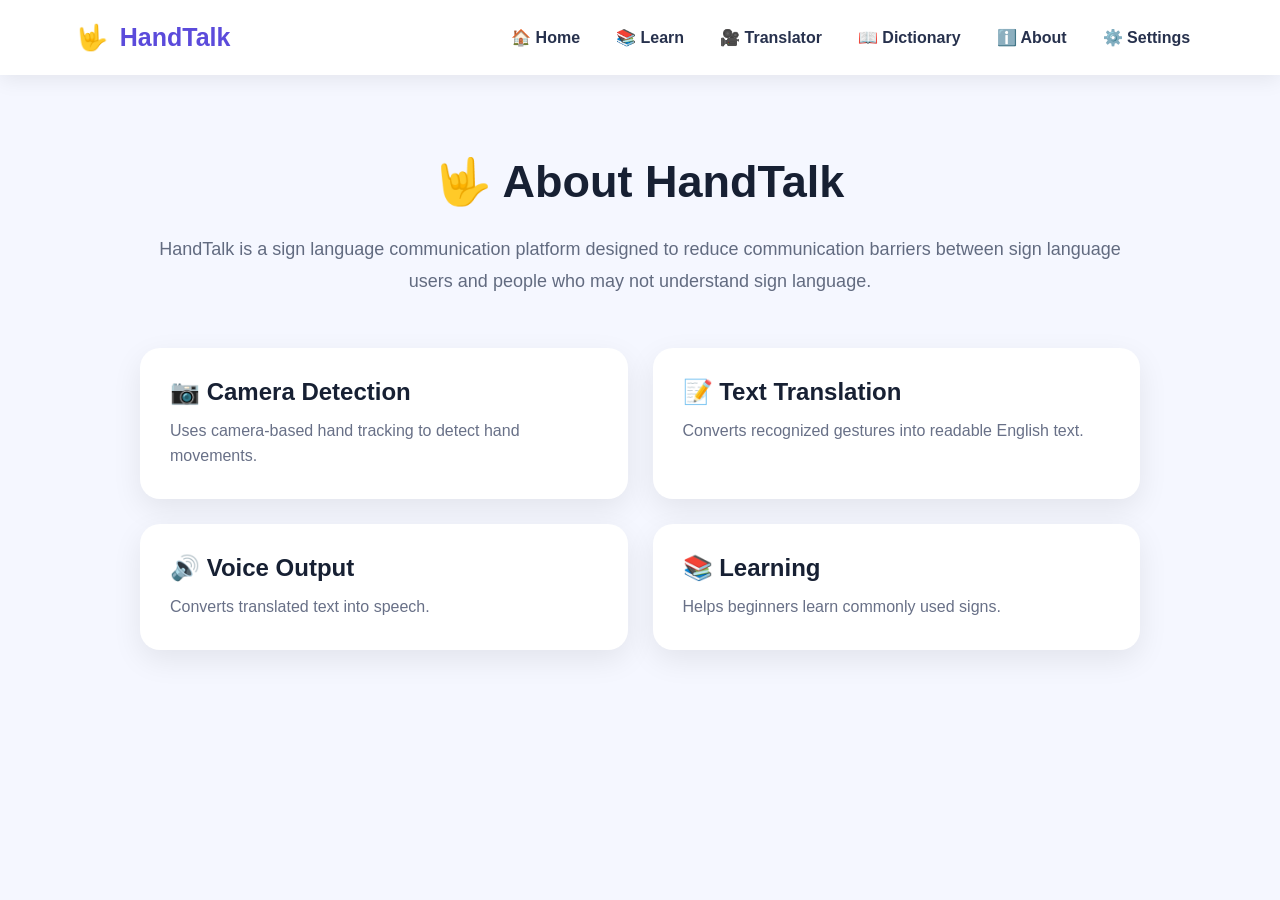
<file: about.html>
<!DOCTYPE html>
<html lang="en">

<head>

    <meta charset="UTF-8">

    <meta name="viewport"
          content="width=device-width, initial-scale=1.0">

    <title>About - HandTalk</title>

    <link rel="stylesheet" href="style.css">

</head>

<body>

    <nav class="navbar">

        <div class="logo">
            🤟 <span>HandTalk</span>
        </div>

        <div class="nav-links">

            <a href="index.html">🏠 Home</a>
            <a href="learn.html">📚 Learn</a>
            <a href="translator.html">🎥 Translator</a>
            <a href="dictionary.html">📖 Dictionary</a>
            <a href="about.html">ℹ️ About</a>
            <a href="settings.html">⚙️ Settings</a>

        </div>

    </nav>


    <section class="about-page">

        <div class="about-content">

            <h1>🤟 About HandTalk</h1>

            <p>
                HandTalk is a sign language communication platform
                designed to reduce communication barriers between
                sign language users and people who may not understand
                sign language.
            </p>


            <div class="about-features">

                <div>
                    <h2>📷 Camera Detection</h2>
                    <p>
                        Uses camera-based hand tracking to detect
                        hand movements.
                    </p>
                </div>


                <div>
                    <h2>📝 Text Translation</h2>
                    <p>
                        Converts recognized gestures into readable
                        English text.
                    </p>
                </div>


                <div>
                    <h2>🔊 Voice Output</h2>
                    <p>
                        Converts translated text into speech.
                    </p>
                </div>


                <div>
                    <h2>📚 Learning</h2>
                    <p>
                        Helps beginners learn commonly used signs.
                    </p>
                </div>

            </div>

        </div>

    </section>


</body>
</html>
</file>
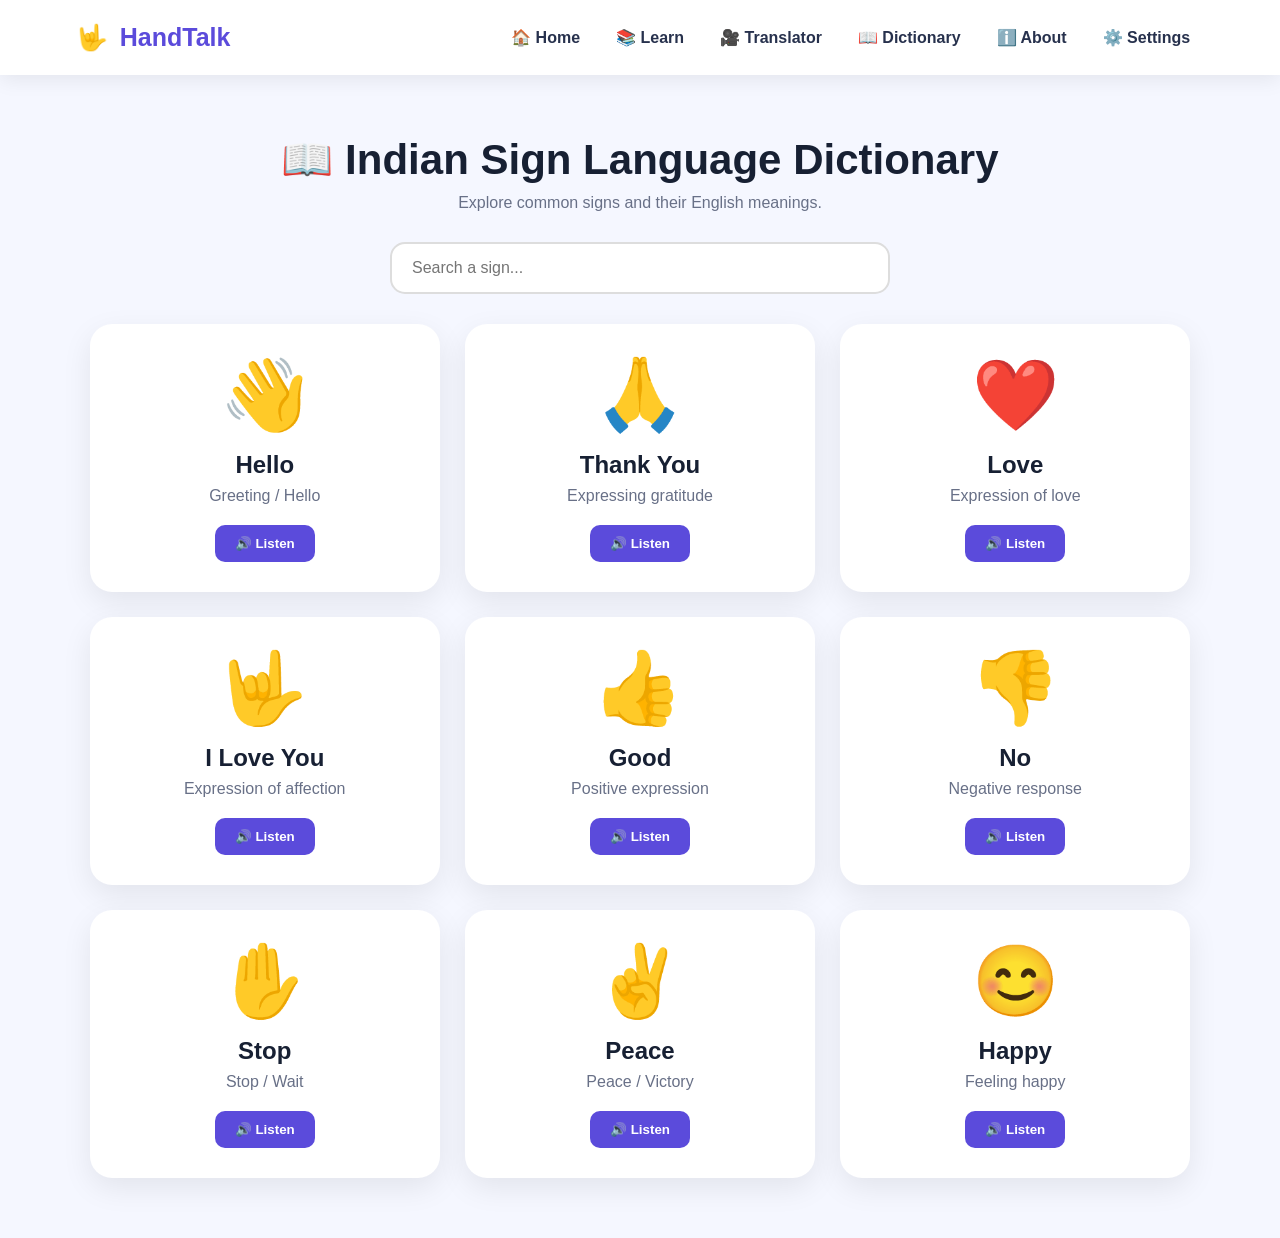
<file: dictionary.html>
<!DOCTYPE html>
<html lang="en">

<head>

    <meta charset="UTF-8">

    <meta name="viewport"
          content="width=device-width, initial-scale=1.0">

    <title>HandTalk - ISL Dictionary</title>

    <link rel="stylesheet" href="style.css">

</head>

<body>

    <nav class="navbar">

        <div class="logo">
            🤟 <span>HandTalk</span>
        </div>

        <div class="nav-links">

            <a href="index.html">🏠 Home</a>
            <a href="learn.html">📚 Learn</a>
            <a href="translator.html">🎥 Translator</a>
            <a href="dictionary.html">📖 Dictionary</a>
            <a href="about.html">ℹ️ About</a>
            <a href="settings.html">⚙️ Settings</a>

        </div>

    </nav>


    <section class="dictionary-page">

        <h1>📖 Indian Sign Language Dictionary</h1>

        <p class="dictionary-intro">
            Explore common signs and their English meanings.
        </p>


        <div class="search-box">

            <input
                type="text"
                id="dictionarySearch"
                placeholder="Search a sign...">

        </div>


        <div class="dictionary-grid">


            <div class="dictionary-card">

                <span>👋</span>

                <h2>Hello</h2>

                <p>Greeting / Hello</p>

                <button onclick="speakWord('Hello')">
                    🔊 Listen
                </button>

            </div>


            <div class="dictionary-card">

                <span>🙏</span>

                <h2>Thank You</h2>

                <p>Expressing gratitude</p>

                <button onclick="speakWord('Thank You')">
                    🔊 Listen
                </button>

            </div>


            <div class="dictionary-card">

                <span>❤️</span>

                <h2>Love</h2>

                <p>Expression of love</p>

                <button onclick="speakWord('Love')">
                    🔊 Listen
                </button>

            </div>


            <div class="dictionary-card">

                <span>🤟</span>

                <h2>I Love You</h2>

                <p>Expression of affection</p>

                <button onclick="speakWord('I Love You')">
                    🔊 Listen
                </button>

            </div>


            <div class="dictionary-card">

                <span>👍</span>

                <h2>Good</h2>

                <p>Positive expression</p>

                <button onclick="speakWord('Good')">
                    🔊 Listen
                </button>

            </div>


            <div class="dictionary-card">

                <span>👎</span>

                <h2>No</h2>

                <p>Negative response</p>

                <button onclick="speakWord('No')">
                    🔊 Listen
                </button>

            </div>


            <div class="dictionary-card">

                <span>✋</span>

                <h2>Stop</h2>

                <p>Stop / Wait</p>

                <button onclick="speakWord('Stop')">
                    🔊 Listen
                </button>

            </div>


            <div class="dictionary-card">

                <span>✌️</span>

                <h2>Peace</h2>

                <p>Peace / Victory</p>

                <button onclick="speakWord('Peace')">
                    🔊 Listen
                </button>

            </div>


            <div class="dictionary-card">

                <span>😊</span>

                <h2>Happy</h2>

                <p>Feeling happy</p>

                <button onclick="speakWord('Happy')">
                    🔊 Listen
                </button>

            </div>


        </div>

    </section>


    <script src="script.js"></script>

</body>
</html>
</file>
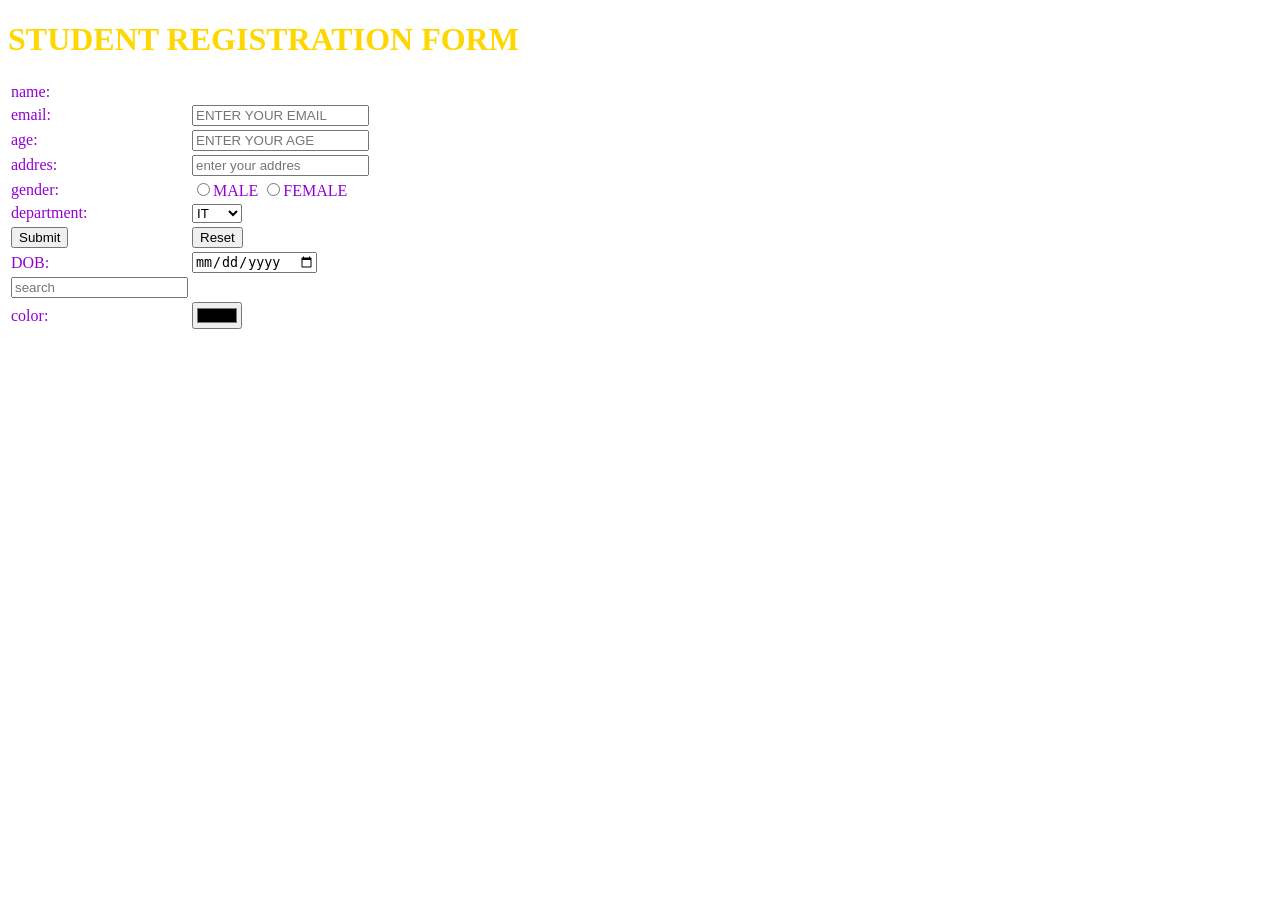
<file: form.html>
<!DOCTYPE html>
<html lang="en">
<head>
    <meta charset="UTF-8">
    <meta name="viewport" content="width=device-width, initial-scale=1.0">
    <title>form</title
</head>
<body>
    <form style="color:gold;">
        <h1>STUDENT REGISTRATION FORM</h1>
        <table style="color:darkviolet;">
            <tr>
                <td>name:</td>
                <td>
                    <input= type="text" placeholder="ENTER YOUR NAME">
                </td>
            </tr>
            <tr>
                <td>email:</td>
                <td>
                    <input type="email" placeholder="ENTER YOUR EMAIL">
                </td>

            </tr>
            <tr>
                <td>age:</td>
                <td>
                    <input type="text" placeholder="ENTER YOUR AGE">

                </td>
            </tr>
            <tr>
                <td>addres:</td>
                <td>
                    <input type="text" placeholder="enter your addres">

                </td>
            </tr>
            <tr>
                <td>gender:</td>
                <td>
                    <input type="radio" name="gender">MALE
                    <input type="radio" name="gender">FEMALE
                </td>
            </tr>
            <tr>
                <td>department:</td>
                <td>
                    <select>
                        <option>IT</option>
                        <option>CSE</option>
                        <option>EEE</option>
                        <option>ECE</option>
                </select>
                </td>
            </tr>
            <tr> 
                <td><input type="submit"></td>
                <td><input type="reset"></td>
            </tr>
            <tr>
                <td>
                    DOB:
                </td>
                <td> 
                    <input type="date">
                </td>
            </tr>
            <tr>
                <td>
                    <input type="search" placeholder="search">
                </td>
            <tr>
                <td>color:</td>
                    <td><input type="color">

                </td>
            </tr>
            
        </table>

    </form>
</body>
</html>
</file>
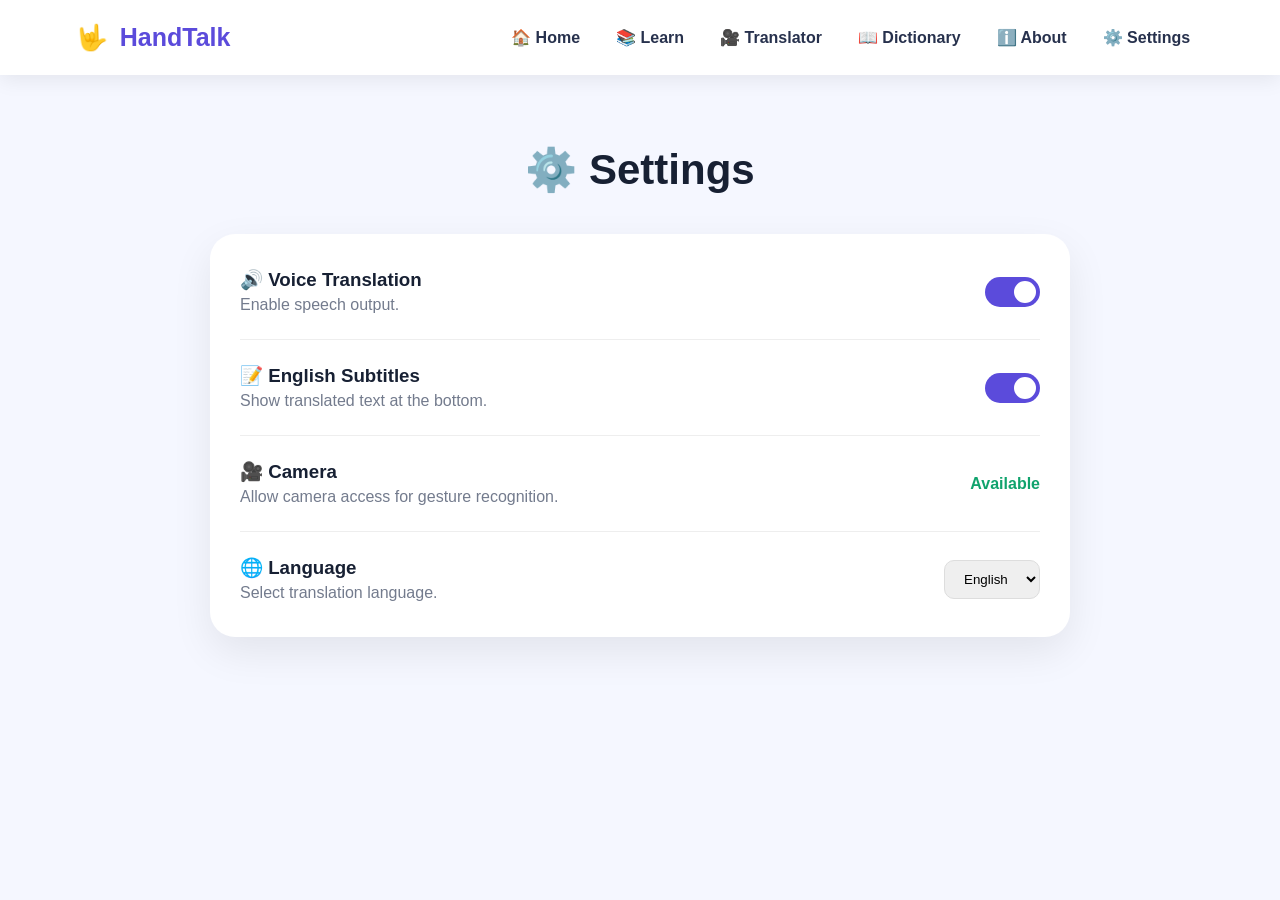
<file: settings.html>
<!DOCTYPE html>
<html lang="en">

<head>

    <meta charset="UTF-8">

    <meta name="viewport"
          content="width=device-width, initial-scale=1.0">

    <title>HandTalk - Settings</title>

    <link rel="stylesheet" href="style.css">

</head>

<body>

    <nav class="navbar">

        <div class="logo">
            🤟 <span>HandTalk</span>
        </div>

        <div class="nav-links">

            <a href="index.html">🏠 Home</a>
            <a href="learn.html">📚 Learn</a>
            <a href="translator.html">🎥 Translator</a>
            <a href="dictionary.html">📖 Dictionary</a>
            <a href="about.html">ℹ️ About</a>
            <a href="settings.html">⚙️ Settings</a>

        </div>

    </nav>


    <section class="settings-page">

        <h1>⚙️ Settings</h1>

        <div class="settings-card">

            <div class="setting-row">

                <div>

                    <h3>🔊 Voice Translation</h3>

                    <p>
                        Enable speech output.
                    </p>

                </div>

                <label class="switch">

                    <input type="checkbox"
                           id="voiceToggle"
                           checked>

                    <span class="slider"></span>

                </label>

            </div>


            <div class="setting-row">

                <div>

                    <h3>📝 English Subtitles</h3>

                    <p>
                        Show translated text at the bottom.
                    </p>

                </div>

                <label class="switch">

                    <input type="checkbox"
                           id="subtitleToggle"
                           checked>

                    <span class="slider"></span>

                </label>

            </div>


            <div class="setting-row">

                <div>

                    <h3>🎥 Camera</h3>

                    <p>
                        Allow camera access for gesture recognition.
                    </p>

                </div>

                <span class="setting-status">
                    Available
                </span>

            </div>


            <div class="setting-row">

                <div>

                    <h3>🌐 Language</h3>

                    <p>
                        Select translation language.
                    </p>

                </div>

                <select id="language">

                    <option value="en-US">
                        English
                    </option>

                    <option value="ta-IN">
                        Tamil
                    </option>

                    <option value="hi-IN">
                        Hindi
                    </option>

                </select>

            </div>

        </div>

    </section>


    <script src="script.js"></script>

</body>
</html>
</file>
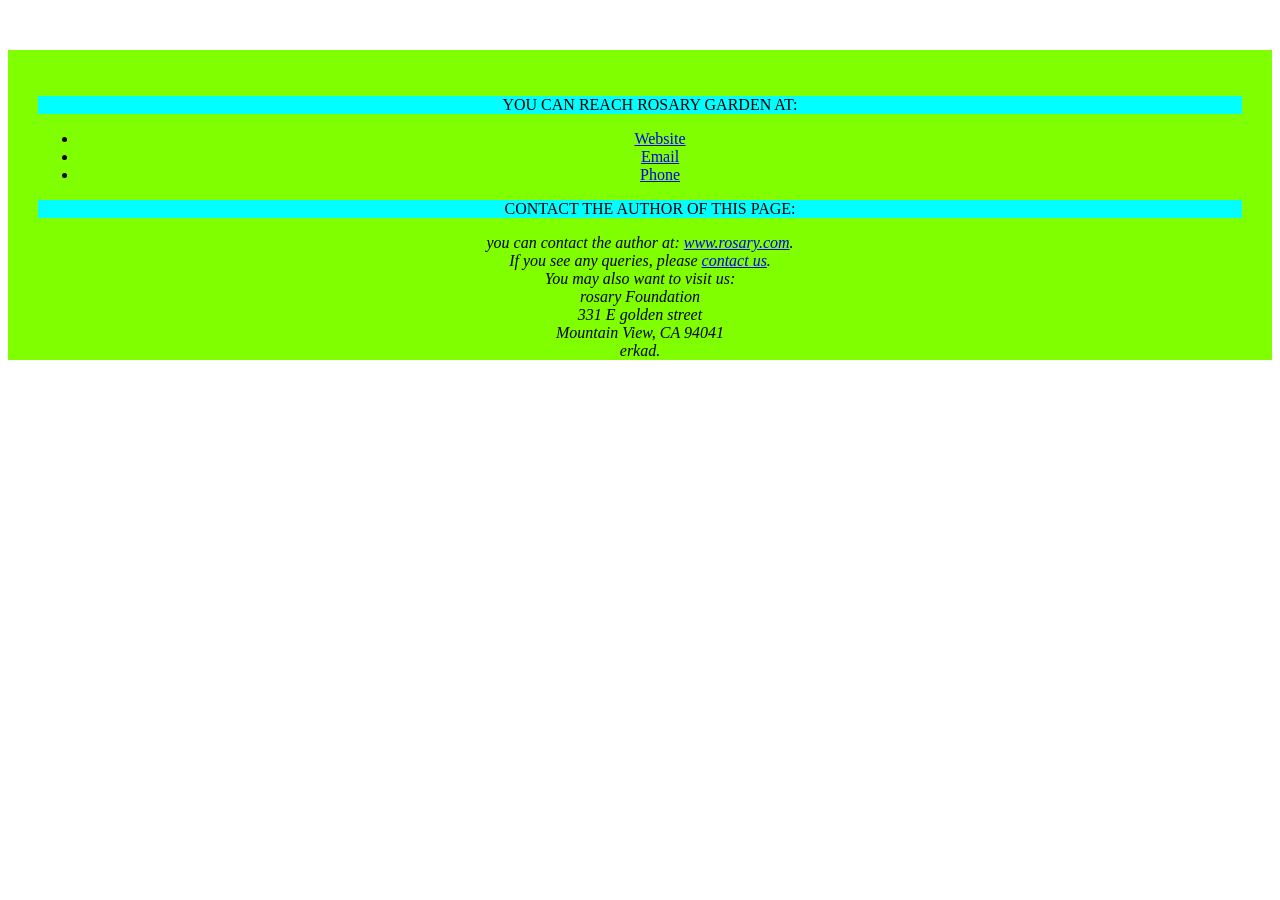
<file: swantact.html>
<!DOCTYPE html>
<html lang="en">
<head>
    <meta charset="UTF-8">
    <meta name="viewport" content="width=device-width, initial-scale=1.0">
    <title>Document</title>
    <link rel="stylesheet" href="swantact.css">
</head>
<body>
    <div class="tank">
    <p id="10">YOU CAN REACH ROSARY GARDEN AT:</p>

    <ul>
        <li><a href="Rosary Gardens">Website</a>
        </li>
        <li><a href="mailto:info@rosarygardens.com.cy">Email</a></li>
        <li><a href="tel:+123456789">Phone</a></li>
    </ul>
    <p>CONTACT THE AUTHOR OF THIS PAGE:</p>
    <address>
        you can contact the author at:
        <a href="http://www.rosary.com/contact">www.rosary.com</a>.<br />
        If you see any queries, please
        <a href="mailto:rosary plant seller@.com">contact us</a>.<br />
        You may also want to visit us:<br />
        rosary Foundation<br />
        331 E golden street<br />
        Mountain View, CA 94041<br />
        erkad.
    </address>
    </div>


</body>
</html>
</file>
<file: style.css>
/* =========================
   BASIC RESET
========================= */

* {
    margin: 0;
    padding: 0;
    box-sizing: border-box;
}

html {
    scroll-behavior: smooth;
}

body {
    font-family: Arial, Helvetica, sans-serif;
    background: #f5f7ff;
    color: #172033;
}


/* =========================
   NAVBAR
========================= */

.navbar {
    width: 100%;
    min-height: 75px;

    display: flex;
    align-items: center;
    justify-content: space-between;

    padding: 15px 6%;

    background: white;

    box-shadow: 0 4px 20px rgba(0, 0, 0, 0.08);

    position: sticky;
    top: 0;
    z-index: 1000;
}


.logo {
    font-size: 25px;
    font-weight: bold;

    color: #5b4bdb;
}


.logo span {
    margin-left: 5px;
}


.nav-links {
    display: flex;
    gap: 10px;
}


.nav-links a {
    text-decoration: none;

    color: #27314d;

    padding: 10px 13px;

    border-radius: 10px;

    font-weight: 600;

    transition: 0.3s;
}


.nav-links a:hover {
    color: white;
    background: #5b4bdb;

    transform: translateY(-2px);
}


/* =========================
   I LOVE YOU ANIMATION
========================= */

.ily-animation {
    position: fixed;

    left: 15px;
    bottom: 20px;

    z-index: 2000;

    background: white;

    padding: 12px;

    border-radius: 18px;

    box-shadow: 0 8px 25px rgba(0, 0, 0, 0.15);

    text-align: center;
}


.ily-hand {
    font-size: 55px;

    animation:
        handMove 1.5s infinite alternate,
        handGlow 2s infinite;
}


.ily-animation span {
    display: block;

    color: #5b4bdb;

    font-weight: bold;

    font-size: 13px;
}


@keyframes handMove {

    from {
        transform: rotate(-10deg) scale(1);
    }

    to {
        transform: rotate(10deg) scale(1.12);
    }

}


@keyframes handGlow {

    0%, 100% {
        filter: drop-shadow(0 0 3px #5b4bdb);
    }

    50% {
        filter: drop-shadow(0 0 15px #8d7fff);
    }

}


/* =========================
   HERO
========================= */

.hero {
    min-height: 650px;

    display: flex;

    align-items: center;
    justify-content: space-between;

    gap: 60px;

    padding: 80px 9%;

    background:
        linear-gradient(
            135deg,
            #eef0ff,
            #ffffff
        );
}


.hero-content {
    max-width: 650px;
}


.hero-content h3 {
    color: #5b4bdb;

    letter-spacing: 3px;

    margin-bottom: 20px;
}


.hero-content h1 {
    font-size: clamp(40px, 6vw, 70px);

    line-height: 1.05;

    margin-bottom: 25px;

    color: #161d35;
}


.hero-content p {
    font-size: 19px;

    line-height: 1.7;

    color: #5b6378;

    margin-bottom: 35px;
}


.hero-buttons {
    display: flex;

    gap: 15px;

    flex-wrap: wrap;
}


.main-btn,
.secondary-btn,
.stop-btn,
.voice-btn {

    display: inline-block;

    border: none;

    text-decoration: none;

    cursor: pointer;

    padding: 15px 25px;

    border-radius: 12px;

    font-size: 16px;

    font-weight: bold;

    transition: 0.3s;
}


.main-btn {
    background: #5b4bdb;

    color: white;

    box-shadow:
        0 10px 25px rgba(91, 75, 219, 0.3);
}


.main-btn:hover {
    transform: translateY(-4px);

    background: #4435bd;
}


.secondary-btn {
    background: white;

    color: #5b4bdb;

    border: 2px solid #5b4bdb;
}


.secondary-btn:hover {
    background: #5b4bdb;

    color: white;
}


/* =========================
   HERO CARD
========================= */

.hero-card {
    width: 400px;

    min-height: 390px;

    padding: 45px;

    background: white;

    border-radius: 30px;

    text-align: center;

    box-shadow:
        0 20px 60px rgba(45, 48, 90, 0.15);

    animation: floatingCard 4s infinite ease-in-out;
}


@keyframes floatingCard {

    0%, 100% {
        transform: translateY(0);
    }

    50% {
        transform: translateY(-15px);
    }

}


.floating-hand {
    font-size: 130px;

    margin-bottom: 20px;

    animation: handWave 2s infinite;
}


@keyframes handWave {

    0%, 100% {
        transform: rotate(-5deg);
    }

    50% {
        transform: rotate(8deg);
    }

}


.hero-card h2 {
    margin-bottom: 10px;
}


.hero-card p {
    color: #6b7280;

    line-height: 1.6;
}


.translation-demo {
    margin-top: 30px;

    display: flex;

    justify-content: center;

    align-items: center;

    gap: 12px;

    font-size: 20px;

    flex-wrap: wrap;
}


/* =========================
   FEATURES
========================= */

.features {
    padding: 80px 8%;

    text-align: center;

    background: white;
}


.features > h2 {
    font-size: 38px;

    margin-bottom: 45px;
}


.feature-container {
    display: grid;

    grid-template-columns:
        repeat(4, 1fr);

    gap: 25px;
}


.feature-card {
    padding: 30px;

    border-radius: 20px;

    background: #f7f7ff;

    transition: 0.3s;
}


.feature-card:hover {
    transform: translateY(-10px);

    box-shadow:
        0 15px 35px rgba(0, 0, 0, 0.1);
}


.feature-icon {
    font-size: 50px;

    margin-bottom: 20px;
}


.feature-card h3 {
    margin-bottom: 12px;
}


.feature-card p {
    color: #697186;

    line-height: 1.6;
}


/* =========================
   FOOTER
========================= */

footer {
    padding: 45px;

    text-align: center;

    background: #171a30;

    color: white;
}


footer p {
    margin-top: 10px;

    color: #bfc3d8;
}


.copyright {
    font-size: 13px;
}


/* =========================
   TRANSLATOR
========================= */

.translator-page {
    max-width: 1100px;

    margin: auto;

    padding: 50px 20px;
}


.translator-title {
    text-align: center;

    margin-bottom: 30px;
}


.translator-title h1 {
    font-size: 40px;

    margin-bottom: 10px;
}


.translator-title p {
    color: #697186;
}


.camera-container {
    width: 100%;

    max-width: 850px;

    height: 480px;

    margin: auto;

    position: relative;

    overflow: hidden;

    border-radius: 25px;

    background: #11152b;

    box-shadow:
        0 20px 50px rgba(0, 0, 0, 0.2);
}


#camera {
    width: 100%;
    height: 100%;

    object-fit: cover;

    transform: scaleX(-1);
}


#output {
    position: absolute;

    top: 0;
    left: 0;

    width: 100%;
    height: 100%;
}


.camera-status {
    position: absolute;

    top: 15px;
    left: 15px;

    padding: 10px 15px;

    border-radius: 20px;

    background: rgba(0, 0, 0, 0.7);

    color: white;

    font-size: 14px;
}


.camera-buttons {
    display: flex;

    justify-content: center;

    gap: 15px;

    margin: 25px;
}


.stop-btn {
    background: #ef4444;

    color: white;
}


.stop-btn:hover {
    background: #c93232;
}


/* =========================
   TRANSLATION BOX
========================= */

.translation-box {
    max-width: 850px;

    margin: 30px auto;

    padding: 25px;

    background: white;

    border-radius: 20px;

    box-shadow:
        0 10px 30px rgba(0, 0, 0, 0.08);
}


.translation-header {
    display: flex;

    align-items: center;

    justify-content: space-between;
}


.voice-btn {
    background: #10b981;

    color: white;
}


.voice-btn:hover {
    background: #059669;
}


.translated-text {
    margin-top: 20px;

    padding: 30px;

    border-radius: 15px;

    background: #f1f0ff;

    color: #4b3ac7;

    text-align: center;

    font-size: 30px;

    font-weight: bold;

    min-height: 90px;
}


/* =========================
   SUBTITLE
========================= */

.subtitle-box {
    position: fixed;

    bottom: 0;
    left: 0;

    width: 100%;

    padding: 15px;

    background: rgba(10, 12, 25, 0.95);

    color: white;

    text-align: center;

    z-index: 999;
}


.subtitle-box span {
    color: #bfc3d8;

    margin-right: 10px;
}


.subtitle-box strong {
    color: white;
}


/* =========================
   GESTURE CARDS
========================= */

.gesture-section {
    margin-top: 50px;

    text-align: center;
}


.gesture-grid {
    margin-top: 25px;

    display: grid;

    grid-template-columns:
        repeat(5, 1fr);

    gap: 15px;
}


.gesture-card {
    background: white;

    padding: 20px;

    border-radius: 18px;

    box-shadow:
        0 5px 20px rgba(0, 0, 0, 0.08);
}


.gesture-card span {
    font-size: 45px;
}


.gesture-card p {
    font-weight: bold;

    margin: 8px;
}


.gesture-card small {
    color: #6b7280;
}


/* =========================
   LEARNING PAGE
========================= */

.learning-page {
    padding: 60px 7%;
}


.learning-heading {
    text-align: center;

    margin-bottom: 40px;
}


.learning-heading h1 {
    font-size: 42px;

    margin-bottom: 12px;
}


.learning-heading p {
    color: #687087;
}


.ai-teacher {
    max-width: 900px;

    margin: 0 auto 40px;

    display: flex;

    align-items: center;

    gap: 20px;

    padding: 25px;

    border-radius: 20px;

    background:
        linear-gradient(
            135deg,
            #5b4bdb,
            #8174e9
        );

    color: white;

    animation: aiPulse 3s infinite;
}


@keyframes aiPulse {

    0%, 100% {
        box-shadow:
            0 10px 30px rgba(91, 75, 219, 0.2);
    }

    50% {
        box-shadow:
            0 15px 45px rgba(91, 75, 219, 0.5);
    }

}


.ai-avatar {
    width: 75px;
    height: 75px;

    display: flex;

    align-items: center;
    justify-content: center;

    border-radius: 50%;

    background: white;

    font-size: 40px;
}


.learning-cards {
    display: grid;

    grid-template-columns:
        repeat(3, 1fr);

    gap: 25px;
}


.learn-card {
    padding: 30px;

    text-align: center;

    background: white;

    border-radius: 25px;

    box-shadow:
        0 10px 30px rgba(0, 0, 0, 0.08);

    transition: 0.3s;
}


.learn-card:hover {
    transform: translateY(-10px);
}


.learn-animation {
    font-size: 85px;

    animation:
        learnFloat 2s infinite alternate;
}


@keyframes learnFloat {

    from {
        transform: translateY(0);
    }

    to {
        transform: translateY(-12px) rotate(5deg);
    }

}


.learn-card h2 {
    margin: 15px 0 10px;
}


.learn-card p {
    color: #697186;

    line-height: 1.6;

    margin-bottom: 20px;
}


.learn-card button,
.dictionary-card button {
    border: none;

    padding: 11px 20px;

    border-radius: 10px;

    background: #5b4bdb;

    color: white;

    cursor: pointer;

    font-weight: bold;
}


.learn-card button:hover,
.dictionary-card button:hover {
    background: #4333be;
}


/* =========================
   DICTIONARY
========================= */

.dictionary-page {
    padding: 60px 7%;

    text-align: center;
}


.dictionary-page h1 {
    font-size: 42px;
}


.dictionary-intro {
    margin-top: 10px;

    color: #687087;
}


.search-box {
    margin: 30px auto;

    max-width: 500px;
}


.search-box input {
    width: 100%;

    padding: 15px 20px;

    border: 2px solid #ddd;

    border-radius: 15px;

    outline: none;

    font-size: 16px;
}


.search-box input:focus {
    border-color: #5b4bdb;
}


.dictionary-grid {
    display: grid;

    grid-template-columns:
        repeat(3, 1fr);

    gap: 25px;
}


.dictionary-card {
    background: white;

    padding: 30px;

    border-radius: 22px;

    box-shadow:
        0 10px 30px rgba(0, 0, 0, 0.08);

    transition: 0.3s;
}


.dictionary-card:hover {
    transform: translateY(-7px);
}


.dictionary-card span {
    font-size: 70px;
}


.dictionary-card h2 {
    margin: 15px 0 8px;
}


.dictionary-card p {
    color: #687087;

    margin-bottom: 20px;
}


/* =========================
   ABOUT
========================= */

.about-page {
    padding: 80px 10%;
}


.about-content {
    max-width: 1000px;

    margin: auto;

    text-align: center;
}


.about-content h1 {
    font-size: 45px;

    margin-bottom: 25px;
}


.about-content > p {
    font-size: 18px;

    line-height: 1.8;

    color: #626b80;

    margin-bottom: 50px;
}


.about-features {
    display: grid;

    grid-template-columns:
        repeat(2, 1fr);

    gap: 25px;
}


.about-features div {
    padding: 30px;

    background: white;

    border-radius: 20px;

    text-align: left;

    box-shadow:
        0 10px 30px rgba(0, 0, 0, 0.08);
}


.about-features h2 {
    margin-bottom: 12px;
}


.about-features p {
    color: #687087;

    line-height: 1.6;
}


/* =========================
   SETTINGS
========================= */

.settings-page {
    max-width: 900px;

    margin: auto;

    padding: 70px 20px;
}


.settings-page > h1 {
    text-align: center;

    font-size: 42px;

    margin-bottom: 40px;
}


.settings-card {
    background: white;

    border-radius: 25px;

    padding: 10px 30px;

    box-shadow:
        0 15px 40px rgba(0, 0, 0, 0.08);
}


.setting-row {
    display: flex;

    align-items: center;

    justify-content: space-between;

    gap: 20px;

    padding: 25px 0;

    border-bottom: 1px solid #eee;
}


.setting-row:last-child {
    border-bottom: none;
}


.setting-row p {
    color: #737b8d;

    margin-top: 5px;
}


.setting-status {
    color: #10a36d;

    font-weight: bold;
}


.setting-row select {
    padding: 10px 15px;

    border-radius: 10px;

    border: 1px solid #ddd;
}


/* =========================
   TOGGLE
========================= */

.switch {
    position: relative;

    width: 55px;
    height: 30px;
}


.switch input {
    display: none;
}


.slider {
    position: absolute;

    cursor: pointer;

    inset: 0;

    background: #ccc;

    border-radius: 30px;

    transition: 0.3s;
}


.slider:before {
    content: "";

    position: absolute;

    width: 22px;
    height: 22px;

    left: 4px;
    top: 4px;

    background: white;

    border-radius: 50%;

    transition: 0.3s;
}


.switch input:checked + .slider {
    background: #5b4bdb;
}


.switch input:checked + .slider:before {
    transform: translateX(25px);
}


/* =========================
   RESPONSIVE DESIGN
========================= */

@media (max-width: 1000px) {

    .hero {
        flex-direction: column;

        text-align: center;
    }

    .hero-buttons {
        justify-content: center;
    }

    .feature-container {
        grid-template-columns:
            repeat(2, 1fr);
    }

    .learning-cards {
        grid-template-columns:
            repeat(2, 1fr);
    }

    .dictionary-grid {
        grid-template-columns:
            repeat(2, 1fr);
    }

    .gesture-grid {
        grid-template-columns:
            repeat(3, 1fr);
    }

}


@media (max-width: 700px) {

    .navbar {
        flex-direction: column;

        gap: 15px;
    }

    .nav-links {
        flex-wrap: wrap;

        justify-content: center;
    }

    .hero {
        padding: 50px 20px;
    }

    .hero-card {
        width: 100%;
    }

    .feature-container,
    .learning-cards,
    .dictionary-grid,
    .about-features {
        grid-template-columns: 1fr;
    }

    .gesture-grid {
        grid-template-columns:
            repeat(2, 1fr);
    }

    .camera-container {
        height: 350px;
    }

    .ily-animation {
        transform: scale(0.8);

        transform-origin: bottom left;
    }

}


/* ==========================================
   ANIMATED ALPHABET LEARNING
========================================== */

.alphabet-learning {
    padding: 80px 6%;
    margin-top: 60px;

    background:
        linear-gradient(
            135deg,
            #f0efff,
            #ffffff
        );

    border-radius: 35px;
}


/* Heading */

.alphabet-title {
    text-align: center;
    margin-bottom: 45px;
}


.small-title {
    color: #5b4bdb;

    font-size: 13px;

    font-weight: bold;

    letter-spacing: 3px;
}


.alphabet-title h2 {
    margin-top: 12px;

    font-size: 42px;

    color: #171a30;
}


.alphabet-title p {
    max-width: 650px;

    margin: 15px auto;

    color: #697186;

    line-height: 1.7;
}


/* ==========================================
   SELECTED SIGN
========================================== */

.selected-sign {
    max-width: 900px;

    margin: 0 auto 50px;

    padding: 35px;

    display: flex;

    align-items: center;

    justify-content: center;

    gap: 35px;

    background: white;

    border-radius: 30px;

    box-shadow:
        0 20px 50px rgba(55, 45, 130, 0.12);

    position: relative;

    overflow: hidden;
}


/* Animated background */

.selected-sign::before {
    content: "";

    position: absolute;

    width: 250px;
    height: 250px;

    border-radius: 50%;

    background: #ebe9ff;

    top: -100px;
    right: -80px;

    animation: moveCircle 5s infinite alternate;
}


@keyframes moveCircle {

    from {
        transform: scale(1);
    }

    to {
        transform: scale(1.4);
    }

}


/* AI Icon */

.ai-speaking {
    position: absolute;

    top: 15px;
    left: 20px;

    font-size: 35px;

    animation: aiBounce 1s infinite alternate;
}


@keyframes aiBounce {

    from {
        transform: translateY(0);
    }

    to {
        transform: translateY(-8px);
    }

}


/* Main image */

.selected-image {
    width: 260px;
    height: 260px;

    border-radius: 30px;

    background: #f3f1ff;

    display: flex;

    align-items: center;
    justify-content: center;

    position: relative;

    z-index: 2;
}


.selected-image img {
    width: 90%;
    height: 90%;

    object-fit: contain;

    animation: signAnimation 2s infinite ease-in-out;
}


@keyframes signAnimation {

    0% {
        transform: scale(0.95)
                   rotate(-3deg);
    }

    50% {
        transform: scale(1.05)
                   rotate(3deg);
    }

    100% {
        transform: scale(0.95)
                   rotate(-3deg);
    }

}


/* Selected information */

.selected-info {
    position: relative;

    z-index: 2;
}


.selected-info > span {
    font-size: 12px;

    font-weight: bold;

    color: #7c6cff;

    letter-spacing: 2px;
}


.selected-info h1 {
    font-size: 90px;

    line-height: 1;

    margin: 10px 0;

    color: #5b4bdb;
}


.selected-info p {
    color: #697186;

    max-width: 300px;

    line-height: 1.6;

    margin-bottom: 20px;
}


.speak-letter {
    border: none;

    background: #5b4bdb;

    color: white;

    padding: 13px 22px;

    border-radius: 12px;

    cursor: pointer;

    font-weight: bold;

    transition: 0.3s;
}


.speak-letter:hover {
    background: #4333be;

    transform: translateY(-3px);

    box-shadow:
        0 8px 20px rgba(91, 75, 219, 0.3);
}


/* ==========================================
   ALPHABET GRID
========================================== */

.alphabet-grid {
    max-width: 1100px;

    margin: auto;

    display: grid;

    grid-template-columns:
        repeat(5, 1fr);

    gap: 20px;
}


.alphabet-card {
    background: white;

    border-radius: 22px;

    padding: 18px;

    text-align: center;

    cursor: pointer;

    border: 2px solid transparent;

    transition: all 0.35s ease;

    box-shadow:
        0 8px 25px rgba(0, 0, 0, 0.06);
}


.alphabet-card:hover {
    transform: translateY(-10px);

    border-color: #7c6cff;

    box-shadow:
        0 15px 35px rgba(91, 75, 219, 0.18);
}


/* Active card */

.alphabet-card.active {
    border-color: #5b4bdb;

    background: #f0efff;

    transform: translateY(-5px);
}


/* Sign image */

.sign-image {
    width: 150px;
    height: 150px;

    margin: auto;

    border-radius: 20px;

    background: #f5f4ff;

    display: flex;

    align-items: center;
    justify-content: center;

    overflow: hidden;
}


.sign-image img {
    width: 100%;
    height: 100%;

    object-fit: contain;

    transition: 0.4s;
}


.alphabet-card:hover .sign-image img {
    transform:
        scale(1.12)
        rotate(4deg);
}


.alphabet-card h3 {
    font-size: 28px;

    color: #252b43;

    margin: 12px 0 5px;
}


.alphabet-card span {
    font-size: 13px;

    color: #5b4bdb;

    font-weight: bold;
}


/* ==========================================
   RESPONSIVE
========================================== */

@media (max-width: 1000px) {

    .alphabet-grid {
        grid-template-columns:
            repeat(4, 1fr);
    }

}


@media (max-width: 750px) {

    .selected-sign {
        flex-direction: column;

        text-align: center;
    }

    .alphabet-grid {
        grid-template-columns:
            repeat(3, 1fr);
    }

}


@media (max-width: 500px) {

    .alphabet-grid {
        grid-template-columns:
            repeat(2, 1fr);
    }

    .selected-image {
        width: 210px;
        height: 210px;
    }

    .selected-info h1 {
        font-size: 70px;
    }

}
</file>
<file: swantact.css>
/* .juice{
    text-align: center;
    align-items: center;
    justify-content: center;
    padding-left: 20px;
} */
.tank p{
    background-color: aqua;
     text-align: center;
    align-items: center;
    justify-content: center;
    padding-left: 20px;
}
.tank{
       text-align: center;
    align-items: center;
    justify-content: center;
    padding-left: 30px;
    padding-right: 30px;
    margin-top: 50px;
    background-color:chartreuse;
    padding-top: 30px;
}
</file>
